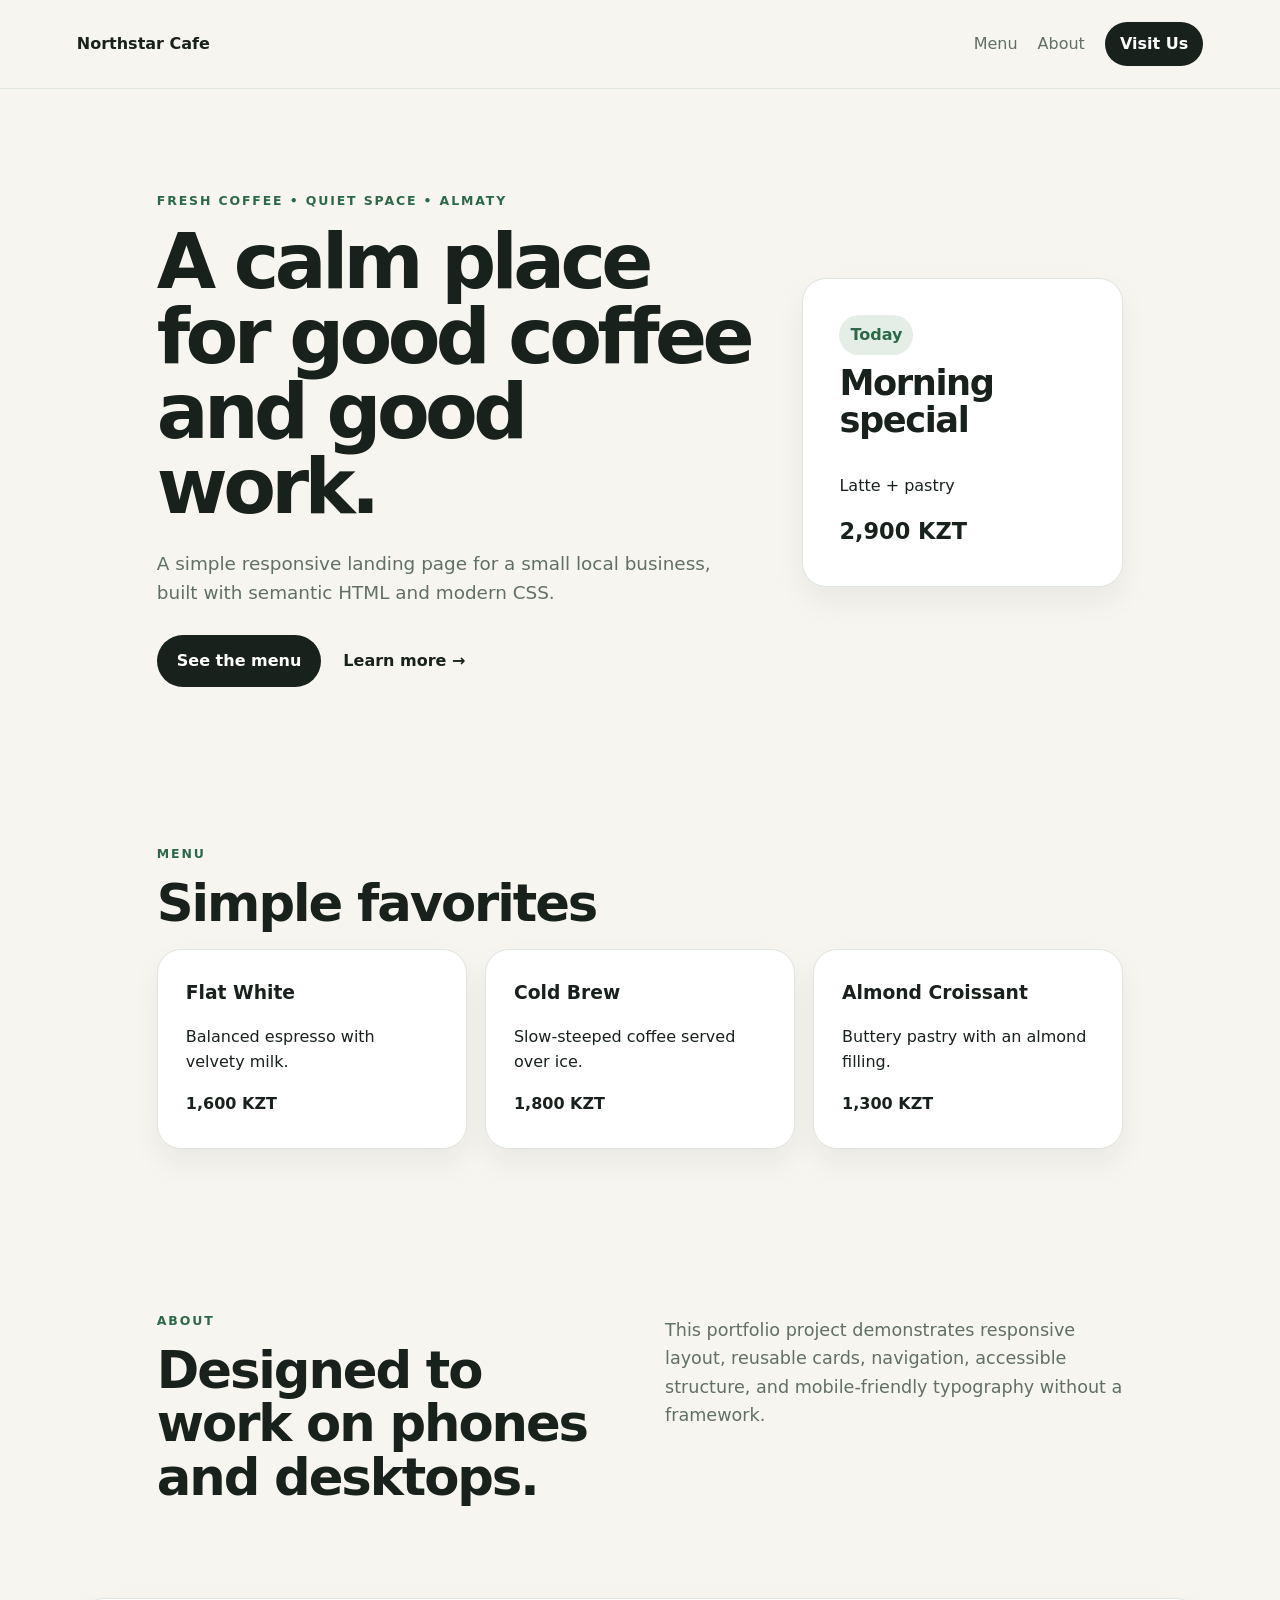
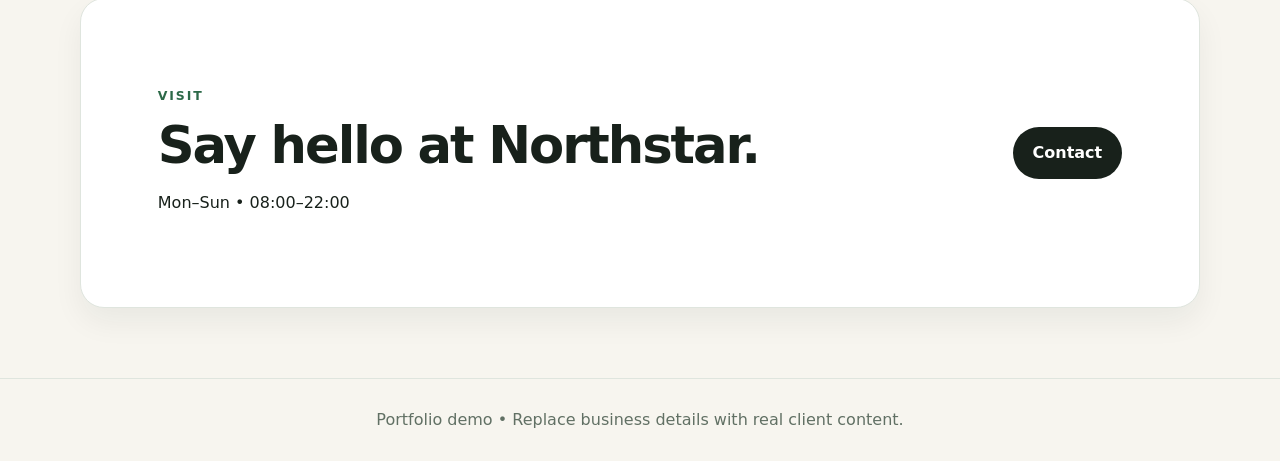
<file: 03-business-landing-page/index.html>
<!doctype html>
<html lang="en">
<head>
  <meta charset="utf-8">
  <meta name="viewport" content="width=device-width, initial-scale=1">
  <title>Northstar Cafe</title>
  <link rel="stylesheet" href="styles.css">
</head>
<body>
  <header class="nav">
    <a class="brand" href="#top">Northstar Cafe</a>
    <nav>
      <a href="#menu">Menu</a>
      <a href="#about">About</a>
      <a class="button small" href="#contact">Visit Us</a>
    </nav>
  </header>

  <main id="top">
    <section class="hero">
      <div>
        <p class="eyebrow">Fresh coffee • Quiet space • Almaty</p>
        <h1>A calm place for good coffee and good work.</h1>
        <p class="lead">A simple responsive landing page for a small local business, built with semantic HTML and modern CSS.</p>
        <div class="actions">
          <a class="button" href="#menu">See the menu</a>
          <a class="text-link" href="#about">Learn more →</a>
        </div>
      </div>
      <div class="card hero-card">
        <span class="badge">Today</span>
        <h2>Morning special</h2>
        <p>Latte + pastry</p>
        <strong>2,900 KZT</strong>
      </div>
    </section>

    <section id="menu" class="section">
      <p class="eyebrow">Menu</p>
      <h2>Simple favorites</h2>
      <div class="grid">
        <article class="card"><h3>Flat White</h3><p>Balanced espresso with velvety milk.</p><strong>1,600 KZT</strong></article>
        <article class="card"><h3>Cold Brew</h3><p>Slow-steeped coffee served over ice.</p><strong>1,800 KZT</strong></article>
        <article class="card"><h3>Almond Croissant</h3><p>Buttery pastry with an almond filling.</p><strong>1,300 KZT</strong></article>
      </div>
    </section>

    <section id="about" class="section split">
      <div><p class="eyebrow">About</p><h2>Designed to work on phones and desktops.</h2></div>
      <p>This portfolio project demonstrates responsive layout, reusable cards, navigation, accessible structure, and mobile-friendly typography without a framework.</p>
    </section>

    <section id="contact" class="section contact card">
      <div><p class="eyebrow">Visit</p><h2>Say hello at Northstar.</h2><p>Mon–Sun • 08:00–22:00</p></div>
      <a class="button" href="mailto:hello@example.com">Contact</a>
    </section>
  </main>

  <footer>Portfolio demo • Replace business details with real client content.</footer>
</body>
</html>
</file>
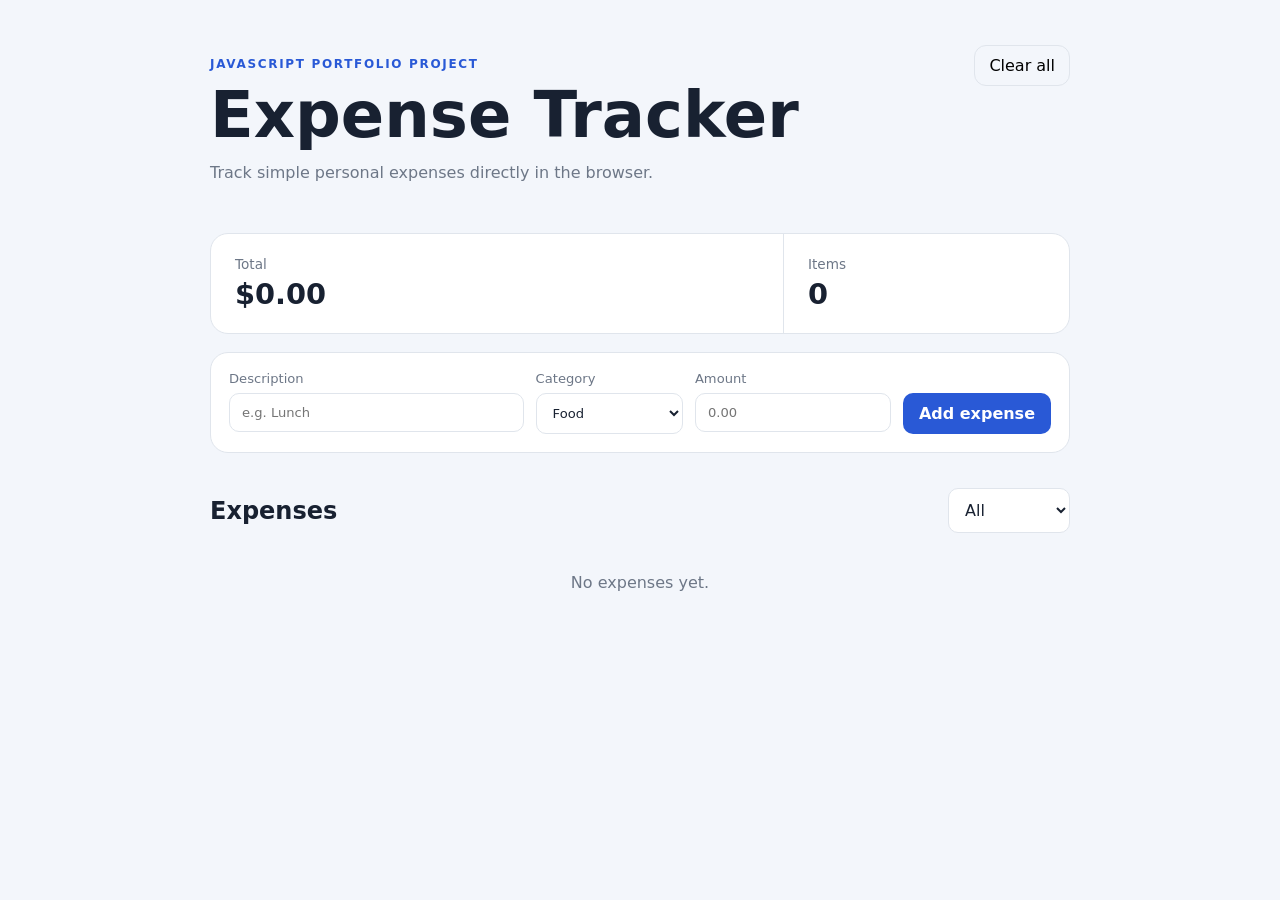
<file: 04-expense-tracker/index.html>
<!doctype html>
<html lang="en">
<head><meta charset="utf-8"><meta name="viewport" content="width=device-width,initial-scale=1"><title>Expense Tracker</title><link rel="stylesheet" href="style.css"></head>
<body>
<div class="app">
  <header><div><p class="eyebrow">JavaScript portfolio project</p><h1>Expense Tracker</h1><p>Track simple personal expenses directly in the browser.</p></div><button id="clearAll" class="ghost">Clear all</button></header>
  <section class="summary"><div><span>Total</span><strong id="total">$0.00</strong></div><div><span>Items</span><strong id="count">0</strong></div></section>
  <form id="expenseForm" class="form">
    <label>Description<input id="description" required maxlength="60" placeholder="e.g. Lunch"></label>
    <label>Category<select id="category"><option>Food</option><option>Transport</option><option>Study</option><option>Shopping</option><option>Other</option></select></label>
    <label>Amount<input id="amount" required type="number" min="0" step="0.01" placeholder="0.00"></label>
    <button class="primary" type="submit">Add expense</button>
  </form>
  <section><div class="list-head"><h2>Expenses</h2><select id="filter"><option>All</option><option>Food</option><option>Transport</option><option>Study</option><option>Shopping</option><option>Other</option></select></div><div id="empty" class="empty">No expenses yet.</div><div id="list" class="list"></div></section>
</div>
<script src="app.js"></script>
</body></html>
</file>
<file: 03-business-landing-page/styles.css>
:root{--bg:#f7f5ef;--ink:#18211b;--muted:#617064;--panel:#fff;--line:#dfe5de;--accent:#2c6948}
*{box-sizing:border-box}
html{scroll-behavior:smooth}
body{margin:0;font-family:Inter,system-ui,-apple-system,Segoe UI,sans-serif;background:var(--bg);color:var(--ink);line-height:1.6}
a{color:inherit;text-decoration:none}
.nav{display:flex;justify-content:space-between;align-items:center;padding:22px 6%;position:sticky;top:0;background:rgba(247,245,239,.92);backdrop-filter:blur(10px);border-bottom:1px solid var(--line);z-index:10}
.brand{font-weight:800}.nav nav{display:flex;gap:20px;align-items:center}.nav nav a:not(.button){color:var(--muted)}
.hero{max-width:1120px;margin:0 auto;padding:90px 6% 70px;display:grid;grid-template-columns:1.3fr .7fr;gap:50px;align-items:center}
h1{font-size:clamp(2.5rem,6vw,5.6rem);line-height:.98;letter-spacing:-.06em;margin:10px 0 24px;max-width:850px}h2{font-size:clamp(2rem,4vw,3.4rem);line-height:1.05;letter-spacing:-.04em;margin:10px 0 18px}h3{margin:0 0 8px}.lead{font-size:1.15rem;max-width:650px;color:var(--muted)}
.eyebrow{text-transform:uppercase;letter-spacing:.15em;font-size:.78rem;font-weight:800;color:var(--accent)}
.actions{display:flex;gap:22px;align-items:center;margin-top:28px}.button{display:inline-flex;align-items:center;justify-content:center;background:var(--ink);color:#fff;padding:13px 20px;border-radius:999px;font-weight:700}.button.small{padding:9px 15px}.text-link{font-weight:700}
.card{background:var(--panel);border:1px solid var(--line);border-radius:24px;padding:28px;box-shadow:0 14px 30px rgba(24,33,27,.06)}.hero-card{padding:36px;min-height:260px;display:flex;flex-direction:column;justify-content:end}.hero-card h2{font-size:2.2rem}.hero-card strong{font-size:1.4rem}.badge{align-self:flex-start;background:#e4eee7;color:var(--accent);border-radius:999px;padding:7px 11px;font-weight:800}
.section{max-width:1120px;margin:0 auto;padding:75px 6%}.grid{display:grid;grid-template-columns:repeat(3,1fr);gap:18px}.grid .card{min-height:200px}.split{display:grid;grid-template-columns:1fr 1fr;gap:50px;align-items:start}.split>p{font-size:1.1rem;color:var(--muted)}.contact{display:flex;justify-content:space-between;align-items:center;margin-bottom:70px}
footer{border-top:1px solid var(--line);text-align:center;padding:28px 6%;color:var(--muted)}
@media(max-width:800px){.nav{padding:16px 5%}.nav nav a:not(.button){display:none}.hero{grid-template-columns:1fr;padding-top:60px}.grid,.split{grid-template-columns:1fr}.contact{align-items:flex-start;gap:25px;flex-direction:column}h1{font-size:clamp(2.6rem,13vw,4.2rem)}}
</file>
<file: 04-expense-tracker/style.css>
:root{--bg:#f3f6fb;--panel:#fff;--ink:#182131;--muted:#6d7787;--line:#e0e5ec;--accent:#2959d6}*{box-sizing:border-box}body{margin:0;background:var(--bg);font-family:Inter,system-ui,sans-serif;color:var(--ink)}.app{max-width:900px;margin:0 auto;padding:45px 20px 70px}header{display:flex;justify-content:space-between;gap:20px;align-items:flex-start}h1{font-size:clamp(2.2rem,7vw,4rem);line-height:1;margin:8px 0}.eyebrow{text-transform:uppercase;letter-spacing:.14em;font-size:.75rem;font-weight:800;color:var(--accent)}header p:not(.eyebrow),label,span{color:var(--muted)}button,select,input{font:inherit}.ghost{border:1px solid var(--line);background:transparent;border-radius:12px;padding:10px 14px;cursor:pointer}.summary{display:grid;grid-template-columns:2fr 1fr;background:var(--panel);border:1px solid var(--line);border-radius:18px;margin:35px 0 18px}.summary>div{padding:22px 24px}.summary>div+div{border-left:1px solid var(--line)}.summary span{display:block;font-size:.85rem}.summary strong{display:block;font-size:1.8rem;margin-top:5px}.form{display:grid;grid-template-columns:2fr 1fr 1fr auto;gap:12px;background:var(--panel);border:1px solid var(--line);border-radius:18px;padding:18px;margin-bottom:35px}.form label{display:flex;flex-direction:column;gap:7px;font-size:.82rem}.form input,.form select,.list-head select{padding:11px 12px;border:1px solid var(--line);border-radius:10px;background:#fff;color:var(--ink)}.primary{align-self:end;padding:11px 16px;border:0;border-radius:10px;background:var(--accent);color:#fff;font-weight:700;cursor:pointer}.list-head{display:flex;justify-content:space-between;align-items:center}.list-head h2{margin:0}.list{display:grid;gap:10px;margin-top:14px}.item{display:flex;align-items:center;justify-content:space-between;gap:15px;background:#fff;border:1px solid var(--line);border-radius:14px;padding:16px 18px}.meta{display:flex;flex-direction:column}.category{font-size:.8rem;color:var(--muted)}.right{display:flex;align-items:center;gap:15px}.delete{border:0;background:transparent;color:#a44;cursor:pointer}.amount{font-weight:800}.empty{padding:40px 0;color:var(--muted);text-align:center}@media(max-width:760px){.form{grid-template-columns:1fr}.primary{width:100%}.summary{grid-template-columns:1fr}.summary>div+div{border-left:0;border-top:1px solid var(--line)}}
</file>
